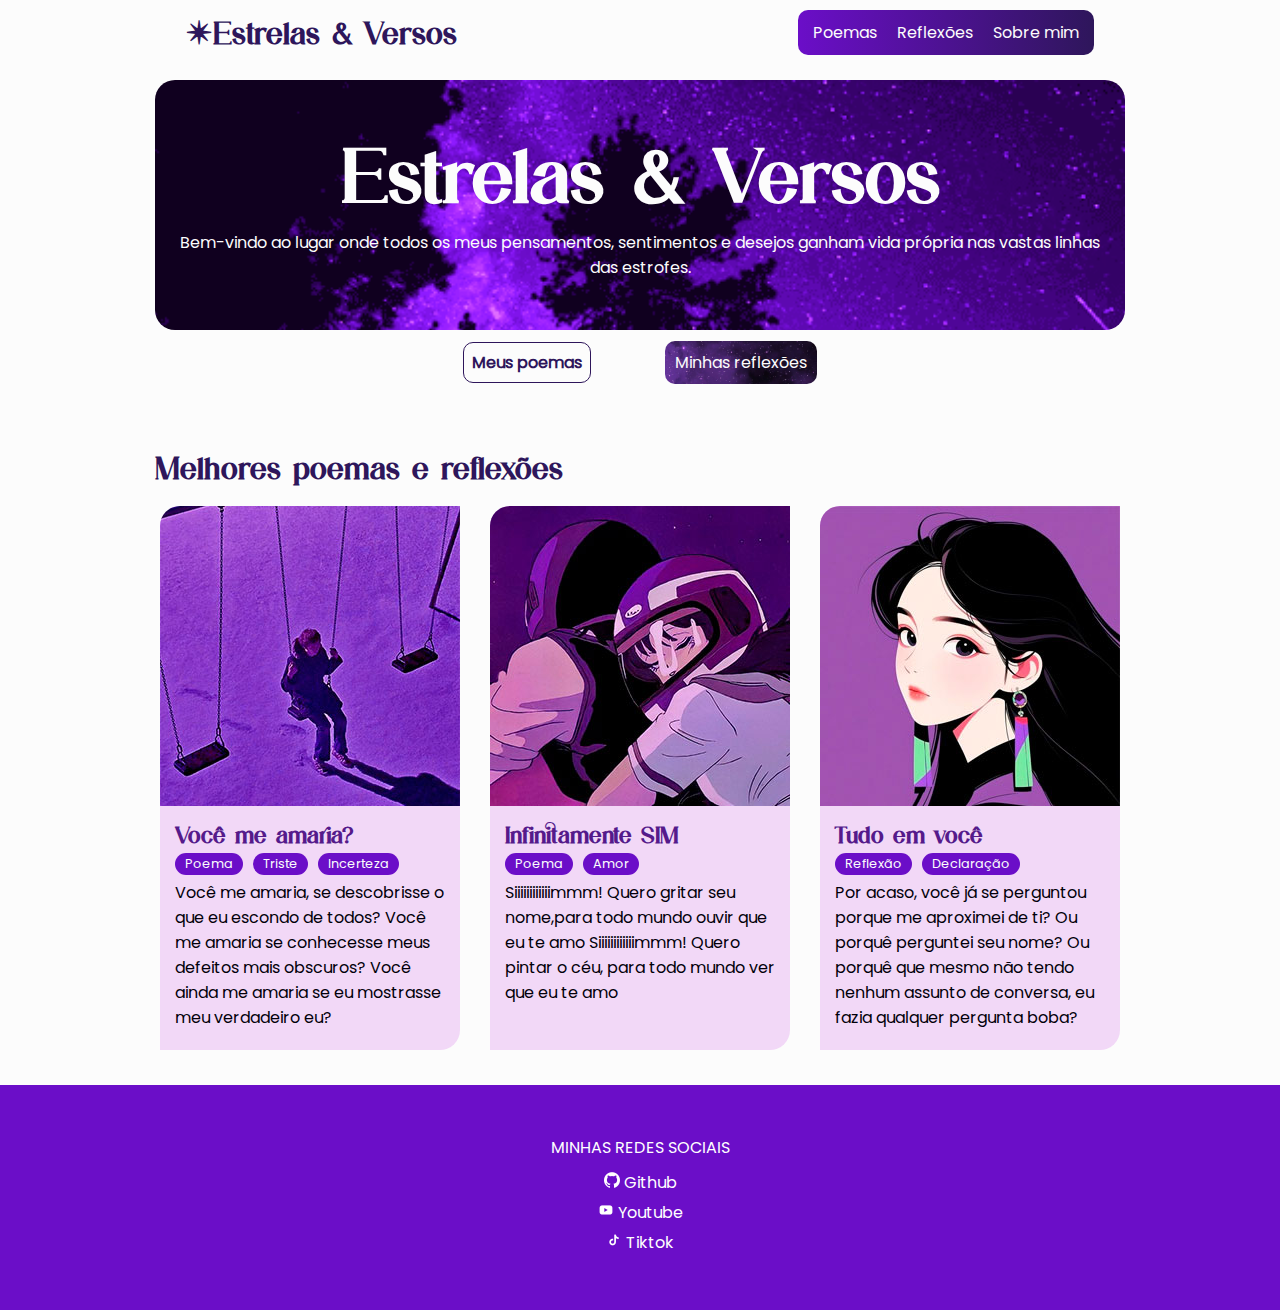
<file: index.html>
<!DOCTYPE html>
<html lang="pt-pt">
<head>
    <meta name="theme-color" content="#6B0EC8">
    <meta charset="UTF-8">
    <meta name="viewport" content="width=device-width, initial-scale=1.0">
    <title>Estrelas & Versos</title>
    <link rel="stylesheet" href="style.css">
</head>
<body>
    <header>
        <h1 ><a href="index.html" id="logo">✴Estrelas & Versos</a></h1>

        <nav id="nav_container">
            <ul id="nav_list">
                <li class="nav_item"><a href="poesias.html" class="nav_link">Poemas</a></li>
                <li class="nav_item"><a href="reflexoes.html" class="nav_link">Reflexões</a></li>
                <li class="nav_item"><a href="sobre.html" class="nav_link">Sobre mim</a></li>
            </ul>
        </nav>
    </header>

    <main>
        <section id="hero">
            <h1 id="hero_title">Estrelas & Versos</h1>
            <p id="hero_description">Bem-vindo ao lugar onde todos os meus pensamentos, sentimentos e desejos ganham vida própria nas vastas linhas das estrofes.</p>

        </section>

        <div>
            <nav id="action_container">
                <ul id="action_list">
                    <li class="action_item"><a href="poesias.html" class="action_link" id="poem_btn">Meus poemas</a></li>
                    <li class="action_item"><a href="reflexoes.html" class="action_link" id="reflexion_btn">Minhas reflexões</a></li>
                </ul>
            </nav>
        </div>

        <section id="main_container">
            <h1 id="main_title">Melhores poemas e reflexões</h1>

            <section id="main_subcontainer">
                <div class="card">
                    <div class="cover_container">
                        <a href=""><img src="images/transferir-(23).jpg" alt="capa do primeiro melhor poema" class="cover-image"></a>
                    </div>
                    <div class="poem-text">
                        <h2 class="poem-title-h"><a href="" class="poem-title">Você me amaria?</a></h2>

                        <div class="tag-container">
                            <p class="tag">Poema</p>
                            <p class="tag">Triste</p>
                            <p class="tag">Incerteza</p>
                        </div>

                        <p class="poem-description">Você me amaria, se descobrisse o que eu escondo de todos? 
                        Você me amaria se conhecesse meus defeitos mais obscuros?
                        Você ainda me amaria se eu mostrasse meu verdadeiro eu?</p>
                    </div>
                </div>
                
                <div class="card">
                    <div class="cover_container">
                        <a href=""><img src="images/moto-casal.jpg" alt="capa do primeiro melhor poema" class="cover-image"></a>
                    </div>
                    <div class="poem-text">
                        <h2 class="poem-title-h"><a href="" class="poem-title">Infinitamente SIM</a></h2>

                        <div class="tag-container">
                            <p class="tag">Poema</p>
                            <p class="tag">Amor</p>
                        </div>

                        <p class="poem-description">Siiiiiiiiiiiimmm!
                        Quero gritar seu nome,para todo mundo ouvir que eu te amo
                        Siiiiiiiiiiiimmm!
                        Quero pintar o céu, para todo mundo ver que eu te amo</p>
                    </div>
                </div>

                <div class="card">
                    <div class="cover_container">
                        <a href=""><img src="images/menina.jpg" alt="capa do primeiro melhor poema" class="cover-image"></a>
                    </div>
                    <div class="poem-text">
                        <h2 class="poem-title-h"><a href="" class="poem-title">Tudo em você</a></h2>

                        <div class="tag-container">
                            <p class="tag">Reflexão</p>
                            <p class="tag">Declaração</p>
                        </div>

                        <p class="poem-description">Por acaso, você já se perguntou porque me aproximei de ti?
                        Ou porquê perguntei seu nome?
                        Ou porquê que mesmo não tendo nenhum assunto de conversa, eu fazia qualquer pergunta boba?</p>
                    </div>
                </div>

            </section>
        </section>

        
    </main>

    <footer>
        <h2 id="footer-title">MINHAS REDES SOCIAIS</h2>
        <ul id="footer-list">
            <li class="footer-list"><a href="https://www.github.com/joaquim-mahuma/" target="_blank" rel="nofollow" class="link-footer"><img src="images/github.png" alt=""> Github</a></li>
            <li class="footer-list"><a href="https://www.youtube.com/@AvanJestt" target="_blank" rel="nofollow" class="link-footer"><img src="images/youtube (1).png" alt=""> Youtube</a></li>
            <li class="footer-list"><a href="https://tiktok.com/@avan_jest/" target="_blank" rel="nofollow" class="link-footer"><img src="images/tiktok.png" alt=""> Tiktok</a></li>
        </ul>
    </footer>
</body>
</html>
</file>
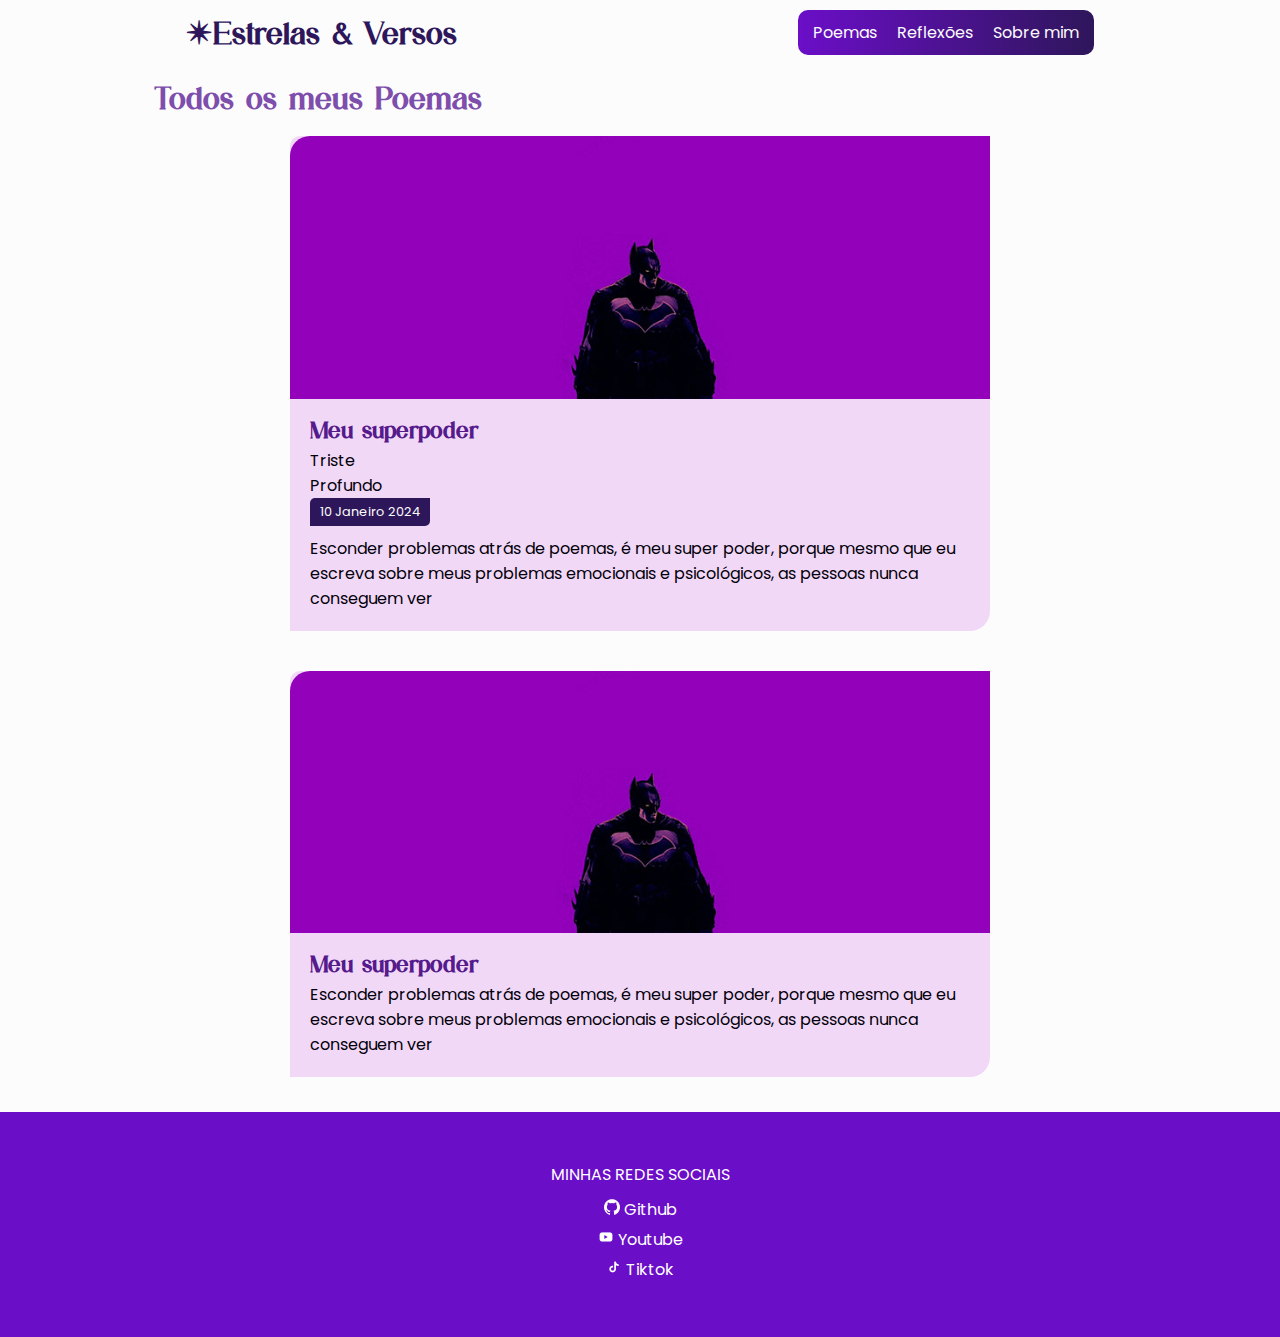
<file: poemas.html>
<!DOCTYPE html>
<html lang="pt-pt">
<head>
    <meta charset="UTF-8">
    <meta name="viewport" content="width=device-width, initial-scale=1.0">
    <title>Poemas - Estrelas & Versos</title>
    <link rel="shortcut icon" href="images/favicon.ico" type="image/x-icon">
    <link rel="stylesheet" href="style.css">
    <style>
        :root {
            --cor1: #FCFCFC;
            --cor2: #F2D8F7;
            --cor3: #7E4EAC;
            --cor4: #6B0EC8;
            --cor5: #2E165B;
            --cor6: #120632;
            --cor7: #02000A;
            

            --text: 'Poppins', Arial, Helvetica, sans-serif;
            --title: 'Aiguillete', 'Times New Roman', Times, serif;
        }

        #poemas-title {
            color: var(--cor3);
            margin-bottom: 20px;
        }

        #card_container {
            display: flex;
            flex-direction: column;
            align-items: center;
            gap: 40px;
            margin: auto;
        }

        .card-poem {
            max-width: 700px;
            background-color: var(--cor2);
            border-radius: 10px 0px 20px 0px;
        }

        .card-cover {
            width: 100%;
            border-radius: 20px 0px 0px 0px;
        }

        .card-text {
            padding: 10px 20px 20px;
        }

        .card-title {
            margin-bottom: 5px;
        }

        .data { 
            font-size: 0.8em;
            color: var(--cor1);
            background-color: var(--cor5);
            border-radius: 5px 0px 5px 0px;
            width: 120px;

            padding: 5px 10px;
            margin-bottom: 10px;
        }

        .card-description {
            max-width: 800px;
        }
    </style>
</head>
<body>
    <header>
        <h1 ><a href="index.html" id="logo">✴Estrelas & Versos</a></h1>

        <nav id="nav_container">
            <ul id="nav_list">
                <li class="nav_item"><a href="poesias.html" class="nav_link">Poemas</a></li>
                <li class="nav_item"><a href="reflexoes.html" class="nav_link">Reflexões</a></li>
                <li class="nav_item"><a href="sobre.html" class="nav_link">Sobre mim</a></li>
            </ul>
        </nav>
    </header>

    <main>
        <h1 id="poemas-title">Todos os meus Poemas</h1>

        <section id="card_container">
            <div class="card-poem">
                <div class="card-image">
                    <a href="" class="card-cover-link"><img src="images/batman.jpg" alt="" class="card-cover"></a>
                </div>

                <div class="card-text">
                    <div>
                        <h2 class="card-title"><a href="">Meu superpoder</a></h2>

                        <p>Triste</p>
                        <p>Profundo</p>
                    </div>

                    <p class="data">10 Janeiro 2024</p>

                    <p class="card-description">Esconder problemas atrás de poemas,  é meu super poder, porque mesmo que eu escreva sobre meus problemas emocionais e psicológicos, as pessoas nunca conseguem ver</p>
                </div>
            </div>

            <div class="card-poem">
                <div class="card-image">
                    <a href="" class="card-cover-link"><img src="images/batman.jpg" alt="" class="card-cover"></a>
                </div>

                <div class="card-text">
                    <h2 class="card-title"><a href="">Meu superpoder</a></h2>
                    <p class="card-description">Esconder problemas atrás de poemas,  é meu super poder, porque mesmo que eu escreva sobre meus problemas emocionais e psicológicos, as pessoas nunca conseguem ver</p>
                </div>
            </div>
        </section>
    </main>

    <footer>
        <h2 id="footer-title">MINHAS REDES SOCIAIS</h2>
        <ul id="footer-list">
            <li class="footer-list"><a href="https://www.github.com/joaquim-mahuma/" target="_blank" rel="nofollow" class="link-footer"><img src="images/github.png" alt=""> Github</a></li>
            <li class="footer-list"><a href="https://www.youtube.com/@AvanJestt" target="_blank" rel="nofollow" class="link-footer"><img src="images/youtube (1).png" alt=""> Youtube</a></li>
            <li class="footer-list"><a href="https://tiktok.com/@avan_jest/" target="_blank" rel="nofollow" class="link-footer"><img src="images/tiktok.png" alt=""> Tiktok</a></li>
        </ul>
    </footer>
</body>
</html>
</file>
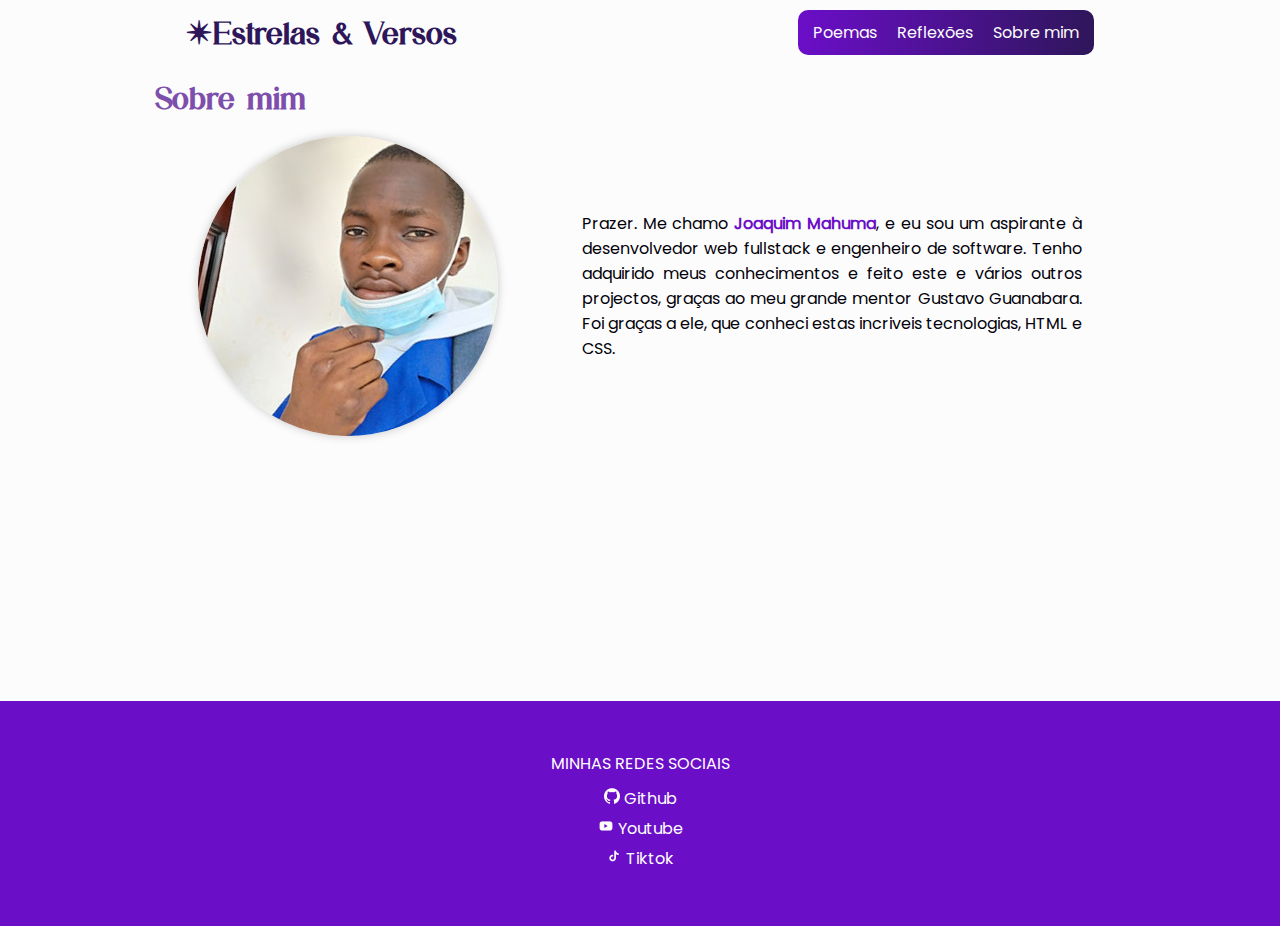
<file: sobre.html>
<!DOCTYPE html>
<html lang="pt-pt">
<head>
    <meta charset="UTF-8">
    <meta name="viewport" content="width=device-width, initial-scale=1.0">
    <title>Sobre - Estrelas & Versos</title>
    <link rel="shortcut icon" href="images/favicon.ico" type="image/x-icon">
    <link rel="stylesheet" href="style.css">
    
    <style>

        main {
            margin-bottom: 200px;
        }

        #sobre-title {
            color: #7E4EAC;
            margin-bottom: 20px;
        }

        #sobre-apresentation {
            display: flex;
            align-items: center;
            justify-content: space-evenly;
            flex-wrap: wrap;
            gap: 40px;

            margin-bottom: 50px;
        }

        #foto-sobre {
            display: block;
            border-radius: 300px;
            rotate: -20deg;

            box-shadow: 0px 0px 10px rgba(0, 0, 0, 0.212);
        }

        #sobre {
            text-align: justify;
            width: 500px;
        }

        #joaquim {
            color: #6B0EC8;
            font-weight: bold;
        }

    </style>
</head>
<body>
    <header>
        <h1 ><a href="index.html" id="logo">✴Estrelas & Versos</a></h1>

        <nav id="nav_container">
            <ul id="nav_list">
                <li class="nav_item"><a href="poemas.html" class="nav_link">Poemas</a></li>
                <li class="nav_item"><a href="reflexoes.html" class="nav_link">Reflexões</a></li>
                <li class="nav_item"><a href="sobre.html" class="nav_link">Sobre mim</a></li>
            </ul>
        </nav>
    </header>

    <main>
        <h1 id="sobre-title">Sobre mim</h1>

        <div id="sobre-apresentation">
            <img src="images/joaquim.jpg" alt="" id="foto-sobre">
            <p id="sobre">Prazer. Me chamo <span id="joaquim">Joaquim Mahuma</span>, e eu sou um aspirante à desenvolvedor web fullstack e engenheiro de software. Tenho adquirido meus conhecimentos e feito este e vários outros projectos, graças ao meu grande mentor Gustavo Guanabara. Foi graças a ele, que conheci  estas incriveis tecnologias, HTML e CSS.</p>
        </div>

        
    </main>

    <footer>
        <h2 id="footer-title">MINHAS REDES SOCIAIS</h2>
        <ul id="footer-list">
            <li class="footer-list"><a href="https://www.github.com/joaquim-mahuma/" target="_blank" rel="nofollow" class="link-footer"><img src="images/github.png" alt=""> Github</a></li>
            <li class="footer-list"><a href="https://www.youtube.com/@AvanJestt" target="_blank" rel="nofollow" class="link-footer"><img src="images/youtube (1).png" alt=""> Youtube</a></li>
            <li class="footer-list"><a href="https://tiktok.com/@avan_jest/" target="_blank" rel="nofollow" class="link-footer"><img src="images/tiktok.png" alt=""> Tiktok</a></li>
        </ul>
    </footer>
</body>
</html>
</file>
<file: style.css>
@charset "UTF-8";

@font-face {
    font-family: 'Poppins';
    src: url('fonts/Poppins-Regular.ttf');
}

@font-face {
    font-family: 'Aiguillete';
    src: url('fonts/Aiguilette.ttf');
}

:root {
    --cor1: #FCFCFC;
    --cor2: #F2D8F7;
    --cor3: #7E4EAC;
    --cor4: #6B0EC8;
    --cor5: #2E165B;
    --cor6: #120632;
    --cor7: #02000A;
    

    --text: 'Poppins', Arial, Helvetica, sans-serif;
    --title: 'Aiguillete', 'Times New Roman', Times, serif;
}

* {
    margin: 0;
    padding: 0;
    box-sizing: border-box;
}

a {
    text-decoration: none;
}

li {
    list-style: none;
}

p {
    color: var(--cor7);
}

h1, h2 {
    font-family: var(--title);
}

body {
    font-family: var(--text);
    background-color: var(--cor1);
}


/*=====  HEADER======*/


header {
    display: flex;
    align-items: center;
    justify-content: space-around;
    flex-wrap: wrap;

    padding: 10px 15px;
}

#logo {
    color: var(--cor5);
}

#nav_container {
    background-image: linear-gradient(to right, var(--cor4), var(--cor5));
    border-radius: 10px;

    padding: 10px 15px;
}

#nav_list {
    display: flex;
    gap: 20px;
}

.nav_link {
    color: var(--cor1);
}



/*===== HERO ======*/


main {
    max-width: 1000px;
    padding: 15px;
    margin: auto;
}

#hero {
    background-image: url('images/header_gif.gif');
    background-size: cover;
    background-position: top right;
    border-radius: 20px;

    padding-top: 50px;
    padding-bottom: 50px;
    margin-bottom: 20px;

}

#hero_title {
    text-align: center;
    color: var(--cor1);
    font-size: 5rem;

    margin-bottom: 10px;
}

#hero_description {
    text-align: center;
    color: var(--cor1);

    padding: 0px 20px
}



/*=====  ACTION CONTAINER  ======*/


#action_container {
    max-width: 500px;
    margin: 0px auto 50px;
}

#action_list {
    display: flex;
    flex-wrap: wrap;
    justify-content: space-evenly;
}

.action_item {
    margin-bottom: 25px;
}

#poem_btn {
    color: var(--cor5);
    font-weight: bold;
    border:  1px solid var(--cor5) ;
    border-radius: 10px;
    transition-duration: 0.5s;

    padding: 8px;
}

#poem_btn:hover {
    font-weight: normal;
    color: white;
    background-color: var(--cor5);
}

#reflexion_btn {
    background-image: url('images/purple_stars.jpg');
    background-size: cover;
    background-position: center center;
    color: var(--cor1);
    border-radius: 10px;
    transition-duration: 0.5s;

    padding: 10px;
}

#reflexion_btn:hover {
    box-shadow: 0px 0px 12px 2px var(--cor4);
}


/*=====  MELHORES  CONTAINER  ======*/

main {
    margin-bottom: 20px;
}

#main_subcontainer {
    display: flex;
    justify-content: space-around;
    flex-wrap: wrap;
    gap: 20px;

    margin: auto;
}

#main_title {
    color: var(--cor5);
    margin-bottom: 20px;
}

.card {
    display: flex;
    flex-direction: column;
    align-items: center;

    background-color: var(--cor2);
    border-radius: 20px 0px 20px 0px;
    
}

.cover_container {
    height: 300px;
    width: 300px;
    

    margin-bottom: 10px;
}

.cover-image {
    max-width: 300px;
    border-radius: 20px 0px 0px 0px;
}

.tag-container {
    display: flex;
    gap: 10px;

    margin-bottom: 5px;
}

.tag {
    font-size: 0.8rem;
    color: var(--cor1);
    background-color: var(--cor4);
    border-radius: 20px;

    padding: 2px 10px;
}

.poem-text {
    max-width: 290px;

    padding: 5px 10px 20px;
}

.poem-title-h {
    margin-bottom: 5px;
}



/*=====  FOOTER ======*/


footer {
    text-align: center;
    background-color: var(--cor4);

    padding: 50px 0px;
}

#footer-title {
    color: white;
    font-family: var(--text);
    font-weight: normal;
    font-size: 1rem;

    margin-bottom: 10px;
}


.footer-list {
    margin-bottom: 5px;
}

.link-footer {
    color: white;
}

.link-footer:hover {
    text-decoration: underline;
}
</file>
